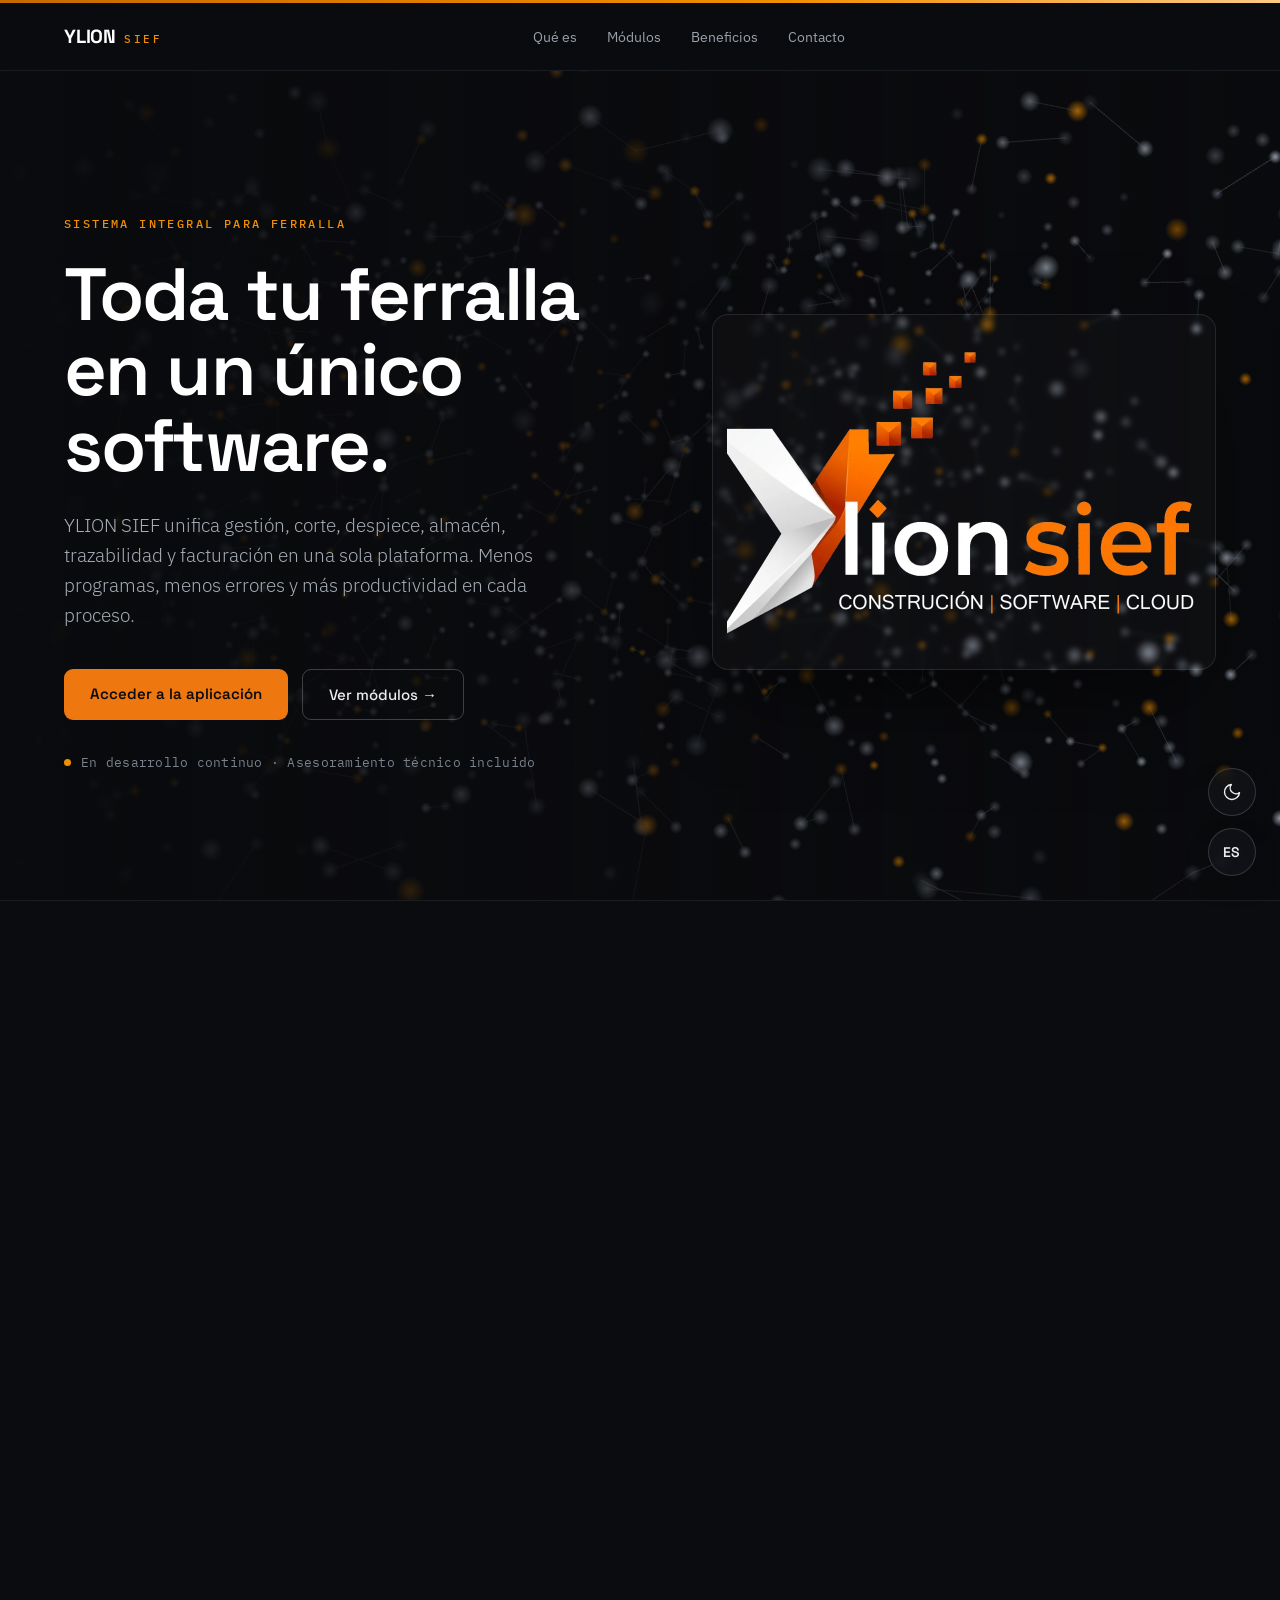
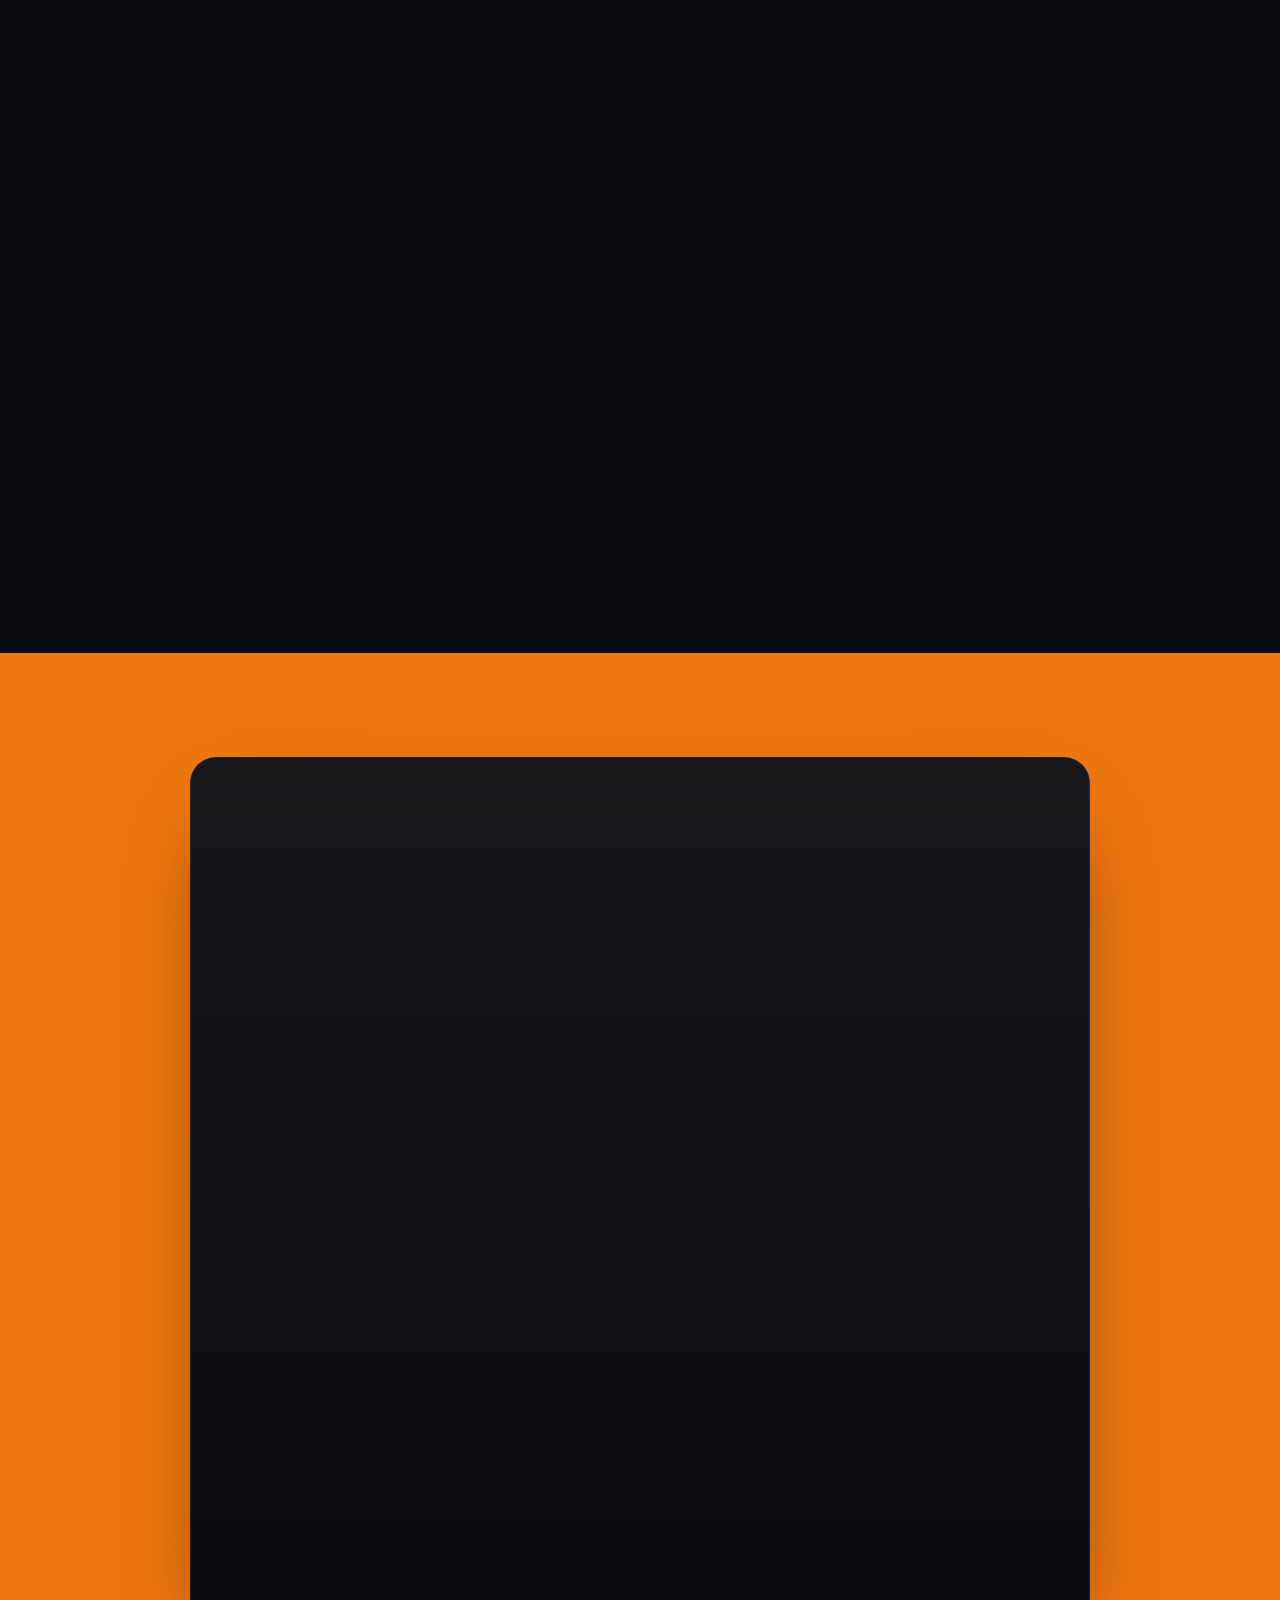
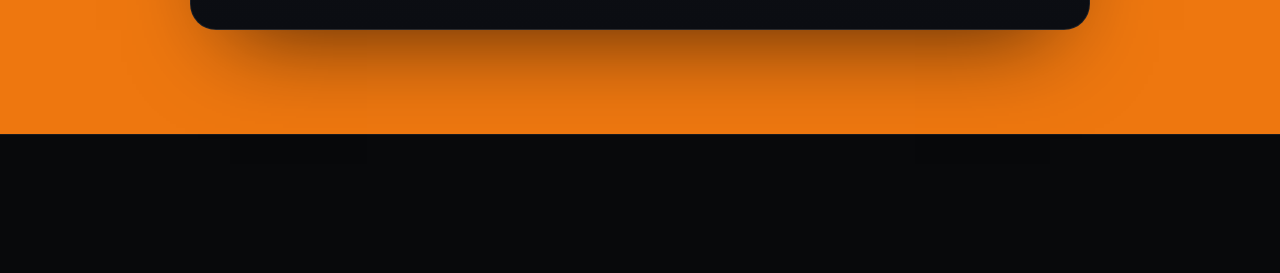
<file: index.html>
<!DOCTYPE html>
<html lang="es" dir="ltr">
<head>
<meta charset="utf-8">
<meta name="viewport" content="width=device-width, initial-scale=1, viewport-fit=cover">
<title>YLION SIEF · Software integral para empresas de ferralla | Corte, despiece y gestión</title>
<meta name="description" content="YLION SIEF es el software integral para empresas de ferralla: corte, despiece, almacén, trazabilidad, compras, presupuestos, pedidos y facturación en una sola plataforma.">
<meta name="keywords" content="ferralla, software ferralla, programa de ferralla, despiece, corte de ferralla, gestión de ferralla, trazabilidad, facturación, SIEF, YLION">
<meta name="robots" content="index, follow, max-image-preview:large">
<meta name="author" content="YLION SIEF">
<meta name="theme-color" content="#F18F01">
<link rel="canonical" href="https://ylion.net/">
<link rel="alternate" hreflang="es" href="https://ylion.net/">
<link rel="alternate" hreflang="x-default" href="https://ylion.net/">
<meta property="og:type" content="website">
<meta property="og:site_name" content="YLION SIEF">
<meta property="og:title" content="YLION SIEF · Software integral para empresas de ferralla">
<meta property="og:description" content="Corte, despiece, almacén, trazabilidad, compras, presupuestos, pedidos y facturación en una sola plataforma. Multiplica la productividad de tu ferralla.">
<meta property="og:url" content="https://ylion.net/">
<meta property="og:image" content="https://ylion.net/og-image.png">
<meta property="og:image:type" content="image/png">
<meta property="og:locale" content="es_ES">
<meta property="og:image:width" content="1344">
<meta property="og:image:height" content="799">
<meta property="og:image:alt" content="YLION SIEF · Software para empresas de ferralla">
<meta name="twitter:card" content="summary_large_image">
<meta name="twitter:title" content="YLION SIEF · Software integral para empresas de ferralla">
<meta name="twitter:description" content="Un único software para gestionar corte, despiece, almacén, trazabilidad y facturación.">
<meta name="twitter:image" content="https://ylion.net/og-image.png">
<meta name="twitter:image:alt" content="YLION SIEF · Software para empresas de ferralla">
<link rel="icon" href="./favicon.ico" sizes="any">
<link rel="icon" type="image/png" sizes="32x32" href="./favicon-32x32.png">
<link rel="icon" type="image/png" sizes="16x16" href="./favicon-16x16.png">
<link rel="apple-touch-icon" href="./apple-touch-icon.png">
<link rel="manifest" href="./site.webmanifest">
<meta http-equiv="Content-Security-Policy" content="default-src 'self'; script-src 'self'; style-src 'self' 'unsafe-inline'; font-src 'self'; img-src 'self' data:; connect-src 'self'; object-src 'none'; base-uri 'self'; form-action 'self'; upgrade-insecure-requests">
<meta name="referrer" content="strict-origin-when-cross-origin">
<link rel="preload" href="./assets/hero.webp" as="image" fetchpriority="high">
<link rel="preload" href="./fonts/space-grotesk-600.woff2" as="font" type="font/woff2" crossorigin>
<link rel="preload" href="./fonts/ibm-plex-sans-300.woff2" as="font" type="font/woff2" crossorigin>
<link rel="stylesheet" href="./fonts.css">
<script type="application/ld+json">{"@context":"https://schema.org","@graph":[{"@type":"Organization","@id":"https://ylion.net/#org","name":"YLION SIEF","url":"https://ylion.net/","slogan":"Sistema Integral para Empresas de Ferralla","logo":{"@type":"ImageObject","url":"https://ylion.net/android-chrome-512x512.png","width":512,"height":512},"contactPoint":[{"@type":"ContactPoint","telephone":"+34-952-349-262","contactType":"customer service","areaServed":"ES","availableLanguage":["es","en"]},{"@type":"ContactPoint","telephone":"+34-669-436-384","contactType":"technical support","areaServed":"ES","availableLanguage":["es","en"]}]},{"@type":"WebSite","@id":"https://ylion.net/#website","url":"https://ylion.net/","name":"YLION SIEF","publisher":{"@id":"https://ylion.net/#org"},"inLanguage":["es","en","pt","fr","zh","ar"]},{"@type":"WebPage","@id":"https://ylion.net/#webpage","url":"https://ylion.net/","name":"YLION SIEF · Software integral para empresas de ferralla | Corte, despiece y gestión","isPartOf":{"@id":"https://ylion.net/#website"},"about":{"@id":"https://ylion.net/#app"},"primaryImageOfPage":"https://ylion.net/og-image.png","inLanguage":"es"},{"@type":"SoftwareApplication","@id":"https://ylion.net/#app","name":"YLION SIEF","applicationCategory":"BusinessApplication","operatingSystem":"Web, iOS, Android","description":"Software integral para empresas de ferralla: corte, despiece, almacén, trazabilidad, compras, presupuestos, pedidos y facturación en una sola plataforma.","url":"https://ylion.net/","inLanguage":["es","en","pt","fr","zh","ar"],"author":{"@id":"https://ylion.net/#org"},"publisher":{"@id":"https://ylion.net/#org"},"image":"https://ylion.net/og-image.png","screenshot":"https://ylion.net/assets/hero.webp","featureList":["Gestión","Despiece","Almacén","Trazabilidad","Compras","Presupuestos","Pedidos","Facturación"]}]}</script>
<style>
 :root{
  --bg:#0A0B0E;--surface:#0B0C10;--footer-bg:#08090B;--card-a:#13161F;--card-b:#0B0D12;--card-hover:#141826;
  --fg:#ffffff;--fg-body:#ECEDEF;--heading-2:#EDEFF3;--muted:#9AA1AB;--muted-2:#A6ADB6;--muted-3:#868D99;
  --muted-4:#7A828D;--muted-5:#8A919B;--muted-6:#6E7681;--border:rgba(255,255,255,.07);--border-2:rgba(255,255,255,.1);
  --border-strong:rgba(255,255,255,.22);--border-strong-h:rgba(255,255,255,.55);--panel-bg:rgba(255,255,255,.02);
  --scrim-a:#0A0B0E;--scrim-b:rgba(10,11,14,.74);--scrim-c:rgba(10,11,14,.10);--ctl-bg:rgba(18,20,25,.72);
  --ctl-border:rgba(255,255,255,.16);--ctl-fg:#ECEDEF;--ctl-pop:#14161B;--ctl-pop-border:rgba(255,255,255,.12);--ctl-hover:rgba(255,255,255,.07);
 }
 *{box-sizing:border-box}
 html,body{margin:0}
 body{background:var(--bg);color:var(--fg-body);font-family:'IBM Plex Sans',system-ui,sans-serif;-webkit-font-smoothing:antialiased;text-rendering:optimizeLegibility;transition:background .5s ease,color .5s ease;overflow-x:hidden}
 img{max-width:100%}
 a{-webkit-tap-highlight-color:transparent}
 .skip-link{position:absolute;left:-9999px;top:0;z-index:100;padding:10px 16px;background:#F18F01;color:#0A0B0E;font:600 14px 'Space Grotesk',system-ui,sans-serif;border-radius:0 0 8px 0;text-decoration:none}
 .skip-link:focus{left:0}
 @keyframes ylReveal{from{opacity:0;transform:translateY(20px)}to{opacity:1;transform:none}}
 @keyframes ylFloat{0%,100%{transform:translateY(0)}50%{transform:translateY(-12px)}}
 @keyframes ylPulse{0%,100%{opacity:.45;transform:scale(1)}50%{opacity:1;transform:scale(1.35)}}
 @keyframes ylSheen{0%{background-position:0% 0}100%{background-position:220% 0}}
 #que-a{display:flex;flex-direction:column;justify-content:center;min-height:calc(100vh - var(--header-h,74px));min-height:calc(100svh - var(--header-h,74px))}
 /* Tarjetas de módulo: hover 100% CSS (reversible; se marca al pasar el ratón y vuelve igual al salir) */
 .mod-card{background:linear-gradient(180deg,#18181B,#0B0D12);border:1px solid var(--border);border-radius:16px;padding:26px 24px 28px;transition:transform .3s ease,border-color .3s ease,background .3s ease}
 .mod-card:hover{transform:translateY(-5px);border-color:rgba(241,143,1,.4);background:var(--card-hover)}
 /* Botón fantasma (CTA "Ver módulos"): borde en CSS para que el hover sea reversible */
 .btn-ghost{border:1px solid var(--border-strong)}
 .btn-ghost:hover{border-color:var(--border-strong-h)}
 @media (max-width:960px){
  .hero-grid{grid-template-columns:1fr!important;gap:40px!important}
  .hero-h1{font-size:52px!important}
  #modulesGrid{grid-template-columns:repeat(2,1fr)!important}
  .sec{padding-left:30px!important;padding-right:30px!important}
  .hero-sec{padding:80px 30px 68px!important;min-height:auto!important}
  .nav{gap:18px!important}
 }
 @media (max-width:640px){
  .nav{display:none!important}
  .hero-h1{font-size:39px!important}
  .hero-sub{font-size:16.5px!important}
  #modulesGrid{grid-template-columns:1fr!important}
  #benefitsGrid{grid-template-columns:1fr!important;gap:34px!important}
  .form-2col{grid-template-columns:1fr!important}
  .sec{padding-top:66px!important;padding-bottom:66px!important;padding-left:20px!important;padding-right:20px!important}
  .hero-sec{padding:52px 20px 52px!important}
  .cta-card{padding:44px 22px!important}
  .cta-title{font-size:30px!important}
  .header{padding:18px 20px!important}
  .footer{padding:36px 22px 132px!important}
  .ctl-wrap{margin:0 16px 16px 0!important}
 }
 @media (prefers-reduced-motion:reduce){*{animation:none!important}}
</style>
</head>
<body>
<a href="#main" class="skip-link">Saltar al contenido</a>
<article id="site" dir="ltr" style="width:100%;font-family:'IBM Plex Sans',system-ui,sans-serif;position:relative;background:var(--bg);color:var(--fg-body);transition:background .5s ease,color .5s ease;overflow:hidden;">

<div style="height:3px;background:linear-gradient(90deg,#C56A00,#F18F01 28%,#FFD9A6 50%,#F18F01 72%,#C56A00);background-size:220% 100%;animation:ylSheen 7s linear infinite;"></div>

<!-- Floating controls: theme + language -->
<div id="langScrim" style="position:fixed;inset:0;z-index:38;display:none;"></div>
<div style="position:fixed;inset:0;z-index:39;pointer-events:none;display:flex;flex-direction:column;justify-content:flex-end;align-items:flex-end;direction:ltr;">
<div class="ctl-wrap" style="margin:0 24px 24px 0;pointer-events:auto;display:flex;flex-direction:column;gap:12px;align-items:flex-end;">
<button id="themeBtn" type="button" aria-label="Tema" style="width:48px;height:48px;border-radius:50%;display:flex;align-items:center;justify-content:center;cursor:pointer;background:var(--ctl-bg);border:1px solid var(--ctl-border);color:var(--ctl-fg);backdrop-filter:blur(12px);box-shadow:0 12px 30px -12px rgba(0,0,0,.55);transition:transform .2s ease,background .4s ease,color .4s ease;" data-hv="transform:translateY(-2px);">
<svg id="iconMoon" width="20" height="20" viewBox="0 0 24 24" fill="none" stroke="currentColor" stroke-width="1.7" stroke-linecap="round" stroke-linejoin="round"><path d="M21 12.79A9 9 0 1 1 11.21 3 7 7 0 0 0 21 12.79z"></path></svg>
<svg id="iconSun" width="20" height="20" viewBox="0 0 24 24" fill="none" stroke="currentColor" stroke-width="1.7" stroke-linecap="round" stroke-linejoin="round" style="display:none;"><circle cx="12" cy="12" r="4"></circle><path d="M12 2v2M12 20v2M4.93 4.93l1.41 1.41M17.66 17.66l1.41 1.41M2 12h2M20 12h2M4.93 19.07l1.41-1.41M17.66 6.34l1.41-1.41"></path></svg>
</button>
<div style="position:relative;">
<div id="langMenu" style="position:absolute;right:0;bottom:58px;width:186px;padding:6px;border-radius:14px;background:var(--ctl-pop);border:1px solid var(--ctl-pop-border);box-shadow:0 22px 50px -16px rgba(0,0,0,.55);backdrop-filter:blur(12px);display:none;flex-direction:column;gap:2px;"></div>
<button id="langBtn" type="button" aria-label="Idioma" style="width:48px;height:48px;border-radius:50%;display:flex;align-items:center;justify-content:center;cursor:pointer;background:var(--ctl-bg);border:1px solid var(--ctl-border);backdrop-filter:blur(12px);box-shadow:0 12px 30px -12px rgba(0,0,0,.55);overflow:hidden;padding:0;transition:transform .2s ease,background .4s ease;" data-hv="transform:translateY(-2px);">
<span id="langCode" style="font:600 14px 'Space Grotesk',sans-serif;letter-spacing:.05em;color:var(--ctl-fg);">ES</span>
</button>
</div>
</div>
</div>

<!-- Header -->
<header class="header" style="position:relative;z-index:6;display:flex;align-items:center;justify-content:space-between;padding:24px 64px;border-bottom:1px solid var(--border);">
<div style="display:flex;align-items:baseline;gap:8px;"><span style="font:700 19px/1 'Space Grotesk',sans-serif;letter-spacing:-.01em;color:var(--fg);">YLION</span><span style="font:500 10.5px/1 'IBM Plex Mono',monospace;letter-spacing:.24em;color:#F18F01;">SIEF</span></div>
<nav class="nav" aria-label="Navegación principal" style="display:flex;gap:30px;align-items:center;">
<a href="#que-a" data-i18n="navQue" style="font:400 14px 'IBM Plex Sans',sans-serif;color:var(--muted);text-decoration:none;transition:color .2s;" data-hv="color:var(--fg);">Qué es</a>
<a href="#mod-a" data-i18n="navMod" style="font:400 14px 'IBM Plex Sans',sans-serif;color:var(--muted);text-decoration:none;transition:color .2s;" data-hv="color:var(--fg);">Módulos</a>
<a href="#ben-a" data-i18n="navBen" style="font:400 14px 'IBM Plex Sans',sans-serif;color:var(--muted);text-decoration:none;transition:color .2s;" data-hv="color:var(--fg);">Beneficios</a>
<a href="#cta-a" data-i18n="navContact" style="font:400 14px 'IBM Plex Sans',sans-serif;color:var(--muted);text-decoration:none;transition:color .2s;" data-hv="color:var(--fg);">Contacto</a>
</nav>
<div style="display:flex;gap:14px;align-items:center;"></div>
</header>

<main id="main">
<!-- Hero -->
<section id="que-a" class="sec hero-sec" style="position:relative;overflow:hidden;padding:104px 64px 92px;">
<canvas id="conCanvas" style="position:absolute;inset:0;width:100%;height:100%;display:block;z-index:0;"></canvas>
<div style="position:absolute;inset:0;z-index:1;pointer-events:none;background:linear-gradient(90deg,var(--scrim-a) 0%,var(--scrim-b) 44%,var(--scrim-c) 100%);"></div>
<div class="hero-grid" style="position:relative;z-index:2;max-width:1312px;margin:0 auto;display:grid;grid-template-columns:1.08fr .92fr;gap:56px;align-items:center;">
<div data-reveal="up">
<div data-i18n="heroKicker" style="display:inline-flex;align-items:center;gap:9px;font:500 12px 'IBM Plex Mono',monospace;letter-spacing:.2em;color:#F18F01;margin-bottom:26px;">SISTEMA INTEGRAL PARA FERRALLA</div>
<h1 class="hero-h1" data-i18n="heroTitle" style="margin:0;font:600 74px/1.02 'Space Grotesk',sans-serif;letter-spacing:-.025em;color:var(--fg);max-width:14ch;">Toda tu ferralla en un único software.</h1>
<p class="hero-sub" data-i18n="heroSub" style="margin:28px 0 0;font:300 18.5px/1.62 'IBM Plex Sans',sans-serif;color:var(--muted-2);max-width:44ch;">YLION SIEF unifica gestión, corte, despiece, almacén, trazabilidad y facturación en una sola plataforma. Menos programas, menos errores y más productividad en cada proceso.</p>
<div style="display:flex;gap:14px;margin-top:38px;flex-wrap:wrap;">
<a href="https://dev.ylion.net" target="_blank" rel="noopener" data-i18n="cta1" style="color:#0A0B0E;font:600 15px 'Space Grotesk',sans-serif;padding:15px 26px;border-radius:9px;text-decoration:none;transition:filter .2s;background-color:#EE770F;" data-hv="filter:brightness(1.08);">Acceder a la aplicación</a>
<a href="#mod-a" class="btn-ghost" data-i18n="cta2" data-i18n-suffix=" →" style="color:var(--fg-body);font:500 15px 'Space Grotesk',sans-serif;padding:15px 26px;border-radius:9px;text-decoration:none;transition:border-color .2s;">Ver módulos →</a>
</div>
<div style="display:flex;align-items:center;gap:10px;margin-top:34px;font:400 13px 'IBM Plex Mono',monospace;color:var(--muted-4);letter-spacing:.02em;"><span style="width:7px;height:7px;border-radius:50%;background:#F18F01;animation:ylPulse 2.4s ease-in-out infinite;flex:none;"></span><span data-i18n="heroNote">En desarrollo continuo · Asesoramiento técnico incluido</span></div>
</div>
<div style="animation:ylFloat 7s ease-in-out infinite;">
<div data-reveal="right" style="background:var(--panel-bg);border:1px solid var(--border-2);border-radius:16px;padding:14px;box-shadow:0 40px 90px -30px rgba(0,0,0,.7);backdrop-filter:blur(2px);">
<img src="./assets/hero.webp" alt="Panel de YLION SIEF · dashboard de gestión de ferralla" loading="eager" decoding="async" style="width:100%;height:326px;object-fit:cover;border-radius:10px;display:block;">
</div>
</div>
</div>
</section>

<!-- Modules -->
<section id="mod-a" class="sec" style="padding:100px 64px;border-top:1px solid var(--border);background:var(--surface);transition:background .5s ease;">
<div style="max-width:1312px;margin:0 auto;">
<div style="text-align:center;max-width:60ch;margin:0 auto 52px;">
<div data-reveal="1" data-i18n="modulesKicker" style="font:500 12px 'IBM Plex Mono',monospace;letter-spacing:.2em;color:#F18F01;margin-bottom:18px;">UNA PLATAFORMA · TODOS LOS DEPARTAMENTOS</div>
<h2 data-reveal="1" data-i18n="modulesTitle" style="margin:0 0 16px;font:700 40px/1.1 'Sora',sans-serif;letter-spacing:-.025em;color:var(--fg);">Ocho módulos que trabajan como uno.</h2>
<p data-reveal="1" data-i18n="modulesSub" style="margin:0 auto;font:300 16.5px/1.6 'IBM Plex Sans',sans-serif;color:var(--muted);max-width:52ch;">Deja de saltar entre programas. YLION conecta todo el flujo de trabajo, desde el presupuesto hasta la obra.</p>
</div>
<div id="modulesGrid" style="display:grid;grid-template-columns:repeat(4,1fr);gap:18px;"></div>
</div>
</section>

<!-- Benefits -->
<section id="ben-a" class="sec" style="padding:100px 64px;background:var(--bg);transition:background .5s ease;">
<div style="max-width:1120px;margin:0 auto;text-align:center;">
<div data-reveal="1" data-i18n="benKicker" style="font:500 12px 'IBM Plex Mono',monospace;letter-spacing:.2em;color:#F18F01;margin-bottom:18px;">POR QUÉ YLION</div>
<h2 data-reveal="1" data-i18n="benefitsTitle" style="margin:0 auto 52px;font:700 38px/1.12 'Sora',sans-serif;letter-spacing:-.025em;color:var(--fg);max-width:22ch;">Diseñado para cómo trabaja una ferralla de verdad.</h2>
<div id="benefitsGrid" style="display:grid;grid-template-columns:repeat(3,1fr);gap:40px;"></div>
</div>
</section>

<!-- CTA + contact form -->
<section id="cta-a" class="sec cta-sec" style="position:relative;padding:104px 64px;text-align:center;color:#0A0B0E;background-color:#EE770F;">
<div class="cta-card" style="max-width:900px;margin:0 auto;border-radius:26px;padding:66px 56px;text-align:center;background:linear-gradient(180deg,#18181B,#0B0D12);border:1px solid rgba(255,255,255,.08);box-shadow:0 40px 90px -40px rgba(0,0,0,.7);">
<div data-reveal="1" data-i18n="ctaKicker" style="font:500 12px 'IBM Plex Mono',monospace;letter-spacing:.2em;color:#F18F01;margin-bottom:20px;">EMPIEZA HOY</div>
<h2 class="cta-title" data-reveal="1" data-i18n="ctaTitle" style="margin:0 auto 18px;font:700 42px/1.1 'Sora',sans-serif;letter-spacing:-.03em;color:#fff;max-width:20ch;">¿Listo para multiplicar la productividad de tu taller?</h2>
<p data-reveal="1" data-i18n="ctaSub" style="margin:0 auto 36px;font:300 18px/1.6 'IBM Plex Sans',sans-serif;color:#9BA3B0;max-width:44ch;">Te enseñamos YLION SIEF con tus propios datos y sin compromiso.</p>

<form id="contactForm" data-reveal="scale" novalidate style="max-width:660px;margin:0 auto;text-align:start;">
<div id="formFields">
<div class="form-2col" style="display:grid;grid-template-columns:1fr 1fr;gap:16px;">
<div>
<label data-i18n="fName" style="display:block;font:500 11px 'IBM Plex Mono',monospace;letter-spacing:.14em;color:#8F97A3;margin:0 0 7px;">Nombre</label>
<input id="fName" name="fName" data-i18n-ph="fNamePh" placeholder="Tu nombre" maxlength="80" autocomplete="name" style="width:100%;padding:13px 14px;border-radius:9px;background:rgba(255,255,255,.04);border:1px solid rgba(255,255,255,.14);color:#fff;font:400 14.5px 'IBM Plex Sans',sans-serif;outline:none;transition:border-color .2s;" data-fc="border-color:#F18F01;">
<div id="errName" style="display:none;font:400 12.5px 'IBM Plex Sans',sans-serif;color:#FF8A75;margin:6px 0 0;"></div>
</div>
<div>
<label data-i18n="fEmail" style="display:block;font:500 11px 'IBM Plex Mono',monospace;letter-spacing:.14em;color:#8F97A3;margin:0 0 7px;">Email</label>
<input id="fEmail" name="fEmail" data-i18n-ph="fEmailPh" placeholder="tu@empresa.com" maxlength="120" autocomplete="email" inputmode="email" style="width:100%;padding:13px 14px;border-radius:9px;background:rgba(255,255,255,.04);border:1px solid rgba(255,255,255,.14);color:#fff;font:400 14.5px 'IBM Plex Sans',sans-serif;outline:none;transition:border-color .2s;" data-fc="border-color:#F18F01;">
<div id="errEmail" style="display:none;font:400 12.5px 'IBM Plex Sans',sans-serif;color:#FF8A75;margin:6px 0 0;"></div>
</div>
</div>
<div style="margin-top:16px;">
<label style="display:block;font:500 11px 'IBM Plex Mono',monospace;letter-spacing:.14em;color:#8F97A3;margin:0 0 7px;"><span data-i18n="fPhone">Teléfono</span> <span data-i18n="fPhOpt" style="color:#5F6772;">(opcional)</span></label>
<input id="fPhone" name="fPhone" data-i18n-ph="fPhonePh" placeholder="600 000 000" maxlength="20" autocomplete="tel" inputmode="tel" style="width:100%;padding:13px 14px;border-radius:9px;background:rgba(255,255,255,.04);border:1px solid rgba(255,255,255,.14);color:#fff;font:400 14.5px 'IBM Plex Sans',sans-serif;outline:none;transition:border-color .2s;" data-fc="border-color:#F18F01;">
<div id="errPhone" style="display:none;font:400 12.5px 'IBM Plex Sans',sans-serif;color:#FF8A75;margin:6px 0 0;"></div>
</div>
<div style="margin-top:16px;">
<label data-i18n="fMsg" style="display:block;font:500 11px 'IBM Plex Mono',monospace;letter-spacing:.14em;color:#8F97A3;margin:0 0 7px;">Mensaje</label>
<textarea id="fMsg" name="fMsg" data-i18n-ph="fMsgPh" placeholder="Cuéntanos qué necesitas…" maxlength="1000" rows="5" style="width:100%;padding:13px 14px;border-radius:9px;background:rgba(255,255,255,.04);border:1px solid rgba(255,255,255,.14);color:#fff;font:400 14.5px/1.55 'IBM Plex Sans',sans-serif;outline:none;resize:vertical;min-height:120px;transition:border-color .2s;" data-fc="border-color:#F18F01;"></textarea>
<div style="display:flex;justify-content:space-between;align-items:center;gap:10px;margin-top:6px;">
<div id="errMsg" style="display:none;font:400 12.5px 'IBM Plex Sans',sans-serif;color:#FF8A75;"></div>
<div id="msgCount" style="font:400 11.5px 'IBM Plex Mono',monospace;color:#5F6772;margin-inline-start:auto;">0/1000</div>
</div>
</div>
<input id="hp" name="website" type="text" tabindex="-1" autocomplete="off" aria-hidden="true" style="position:absolute;left:-9999px;width:1px;height:1px;opacity:0;pointer-events:none;">
<div style="margin-top:18px;display:flex;align-items:flex-start;gap:10px;">
<input id="fPrivacy" type="checkbox" style="margin-top:3px;width:16px;height:16px;accent-color:#EE770F;flex:none;cursor:pointer;">
<label for="fPrivacy" style="font:400 12.5px/1.5 'IBM Plex Sans',sans-serif;color:#8F97A3;cursor:pointer;"><span data-i18n="fPrivacyText">He leído y acepto la</span> <a href="./legal.html#privacidad" target="_blank" rel="noopener" data-i18n="fPrivacyLink" style="color:#F18F01;text-decoration:none;border-bottom:1px solid rgba(241,143,1,.4);">política de privacidad</a>.</label>
</div>
<div id="errPrivacy" style="display:none;font:400 12.5px 'IBM Plex Sans',sans-serif;color:#FF8A75;margin:6px 0 0;"></div>
<button id="sendBtn" type="submit" style="display:block;width:100%;margin-top:22px;color:#0A0B0E;font:600 16px 'Sora',sans-serif;padding:17px 38px;border-radius:999px;border:none;cursor:pointer;transition:filter .2s;background-color:#EE770F;" data-hv="filter:brightness(1.08);">Enviar mensaje</button>
<div id="coolNote" style="display:none;text-align:center;font:400 12.5px 'IBM Plex Mono',monospace;color:#8F97A3;margin-top:12px;"></div>
<div id="limitMsg" style="display:none;text-align:center;font:400 12.5px 'IBM Plex Sans',sans-serif;color:#FF8A75;margin-top:12px;"></div>
<div id="sendFailMsg" style="display:none;text-align:center;font:400 12.5px 'IBM Plex Sans',sans-serif;color:#FF8A75;margin-top:12px;"><span data-i18n="eSendFail">No se ha podido enviar.</span> <a class="mailto" href="mailto:soporte@ylion.net" style="color:#F18F01;text-decoration:none;">soporte@ylion.net</a></div>
<div style="text-align:center;font:400 12px 'IBM Plex Mono',monospace;color:#5F6772;margin-top:14px;"><span data-i18n="fOr">O escríbenos a</span> <a class="mailto" href="mailto:soporte@ylion.net" style="color:#8F97A3;text-decoration:none;border-bottom:1px solid rgba(255,255,255,.18);transition:color .2s;" data-hv="color:#F18F01;">soporte@ylion.net</a></div>
</div>

<div id="sentBlock" style="display:none;text-align:center;padding:18px 0 4px;">
<div style="width:56px;height:56px;border-radius:50%;background:rgba(241,143,1,.12);border:1px solid rgba(241,143,1,.4);display:flex;align-items:center;justify-content:center;margin:0 auto 18px;"><svg width="24" height="24" viewBox="0 0 24 24" fill="none" stroke="#F18F01" stroke-width="2.2" stroke-linecap="round" stroke-linejoin="round"><path d="M20 6L9 17l-5-5"></path></svg></div>
<h3 data-i18n="fOkT" style="margin:0 0 10px;font:600 24px 'Sora',sans-serif;color:#fff;">¡Mensaje enviado!</h3>
<p data-i18n="fOkS" style="margin:0 auto 24px;font:300 15.5px/1.6 'IBM Plex Sans',sans-serif;color:#9BA3B0;max-width:40ch;">Gracias por escribirnos. Te responderemos lo antes posible.</p>
<button id="resetBtn" type="button" data-i18n="fAgain" style="background:transparent;border:1px solid rgba(255,255,255,.25);color:#ECEDEF;font:500 14px 'Space Grotesk',sans-serif;padding:12px 24px;border-radius:999px;cursor:pointer;transition:border-color .2s;" data-hv="border-color:rgba(255,255,255,.6);">Enviar otro mensaje</button>
</div>
</form>
</div>

<!-- Captcha modal -->
<div id="capModal" style="display:none;position:absolute;inset:0;z-index:30;background:rgba(6,7,10,.66);backdrop-filter:blur(5px);align-items:center;justify-content:center;">
<div style="width:420px;max-width:92%;background:#101319;border:1px solid rgba(255,255,255,.12);border-radius:18px;padding:22px;box-shadow:0 40px 90px -30px rgba(0,0,0,.8);text-align:start;color:#ECEDEF;">
<div style="display:flex;align-items:center;justify-content:space-between;gap:10px;margin:0 0 6px;">
<div data-i18n="capT" style="font:600 15px 'Space Grotesk',sans-serif;color:#fff;">Verificación de seguridad</div>
<button id="capClose" type="button" aria-label="Cancelar" style="background:transparent;border:none;color:#8F97A3;cursor:pointer;font:400 18px/1 'IBM Plex Sans',sans-serif;padding:4px;">✕</button>
</div>
<p style="margin:0 0 14px;font:400 13.5px/1.5 'IBM Plex Sans',sans-serif;color:#9BA3B0;"><span data-i18n="capI">Selecciona todas las imágenes con:</span> <strong id="capTargetName" style="color:#F18F01;font-weight:600;"></strong></p>
<div id="capGrid" style="display:grid;grid-template-columns:repeat(3,1fr);gap:9px;"></div>
<div id="capErr" style="display:none;font:400 12.5px 'IBM Plex Sans',sans-serif;color:#FF8A75;margin:12px 0 0;"></div>
<div style="display:flex;gap:10px;justify-content:flex-end;margin-top:16px;">
<button id="capCancel" type="button" data-i18n="capCancel" style="background:transparent;border:1px solid rgba(255,255,255,.2);color:#C9CFD8;font:500 13.5px 'Space Grotesk',sans-serif;padding:11px 18px;border-radius:9px;cursor:pointer;transition:border-color .2s;" data-hv="border-color:rgba(255,255,255,.5);">Cancelar</button>
<button id="capVerify" type="button" data-i18n="capBtn" style="background:#EE770F;border:none;color:#0A0B0E;font:600 13.5px 'Space Grotesk',sans-serif;padding:11px 22px;border-radius:9px;cursor:pointer;transition:filter .2s;" data-hv="filter:brightness(1.08);">Verificar</button>
</div>
</div>
</div>
</section>

</main>

<!-- Footer -->
<footer class="footer" style="display:flex;align-items:flex-start;justify-content:space-between;gap:40px;padding:44px 108px 44px 64px;border-top:1px solid var(--border);background:var(--footer-bg);flex-wrap:wrap;transition:background .5s ease;">
<div data-reveal="left" style="max-width:34ch;">
<div style="display:flex;align-items:baseline;gap:8px;margin-bottom:12px;"><span style="font:700 17px/1 'Space Grotesk',sans-serif;color:var(--fg);">YLION</span><span style="font:500 10px/1 'IBM Plex Mono',monospace;letter-spacing:.24em;color:#F18F01;">SIEF</span></div>
<p data-i18n="footerTagline" style="margin:0;font:400 13.5px/1.6 'IBM Plex Sans',sans-serif;color:var(--muted-4);">Sistema Integral para Empresas de Ferralla.</p>
</div>
<div data-reveal="right" style="display:flex;gap:44px;flex-wrap:wrap;font:400 13px/1.9 'IBM Plex Sans',sans-serif;color:var(--muted-5);">
<div><a href="./legal.html" data-i18n="footerLegal" style="color:var(--muted-5);text-decoration:none;" data-hv="color:var(--fg);">Aviso legal</a> · <a href="./legal.html#privacidad" data-i18n="footerPrivacy" style="color:var(--muted-5);text-decoration:none;" data-hv="color:var(--fg);">Privacidad</a><br><span data-i18n="footerRights" style="color:var(--muted-6);">© 2026 YLION SIEF · Todos los derechos reservados.</span></div>
</div>
</footer>

</article>

<script src="./vendor/three.min.js" defer></script>
<script src="./data.js" defer></script>
<script src="./app.js" defer></script>
</body>
</html>
</file>
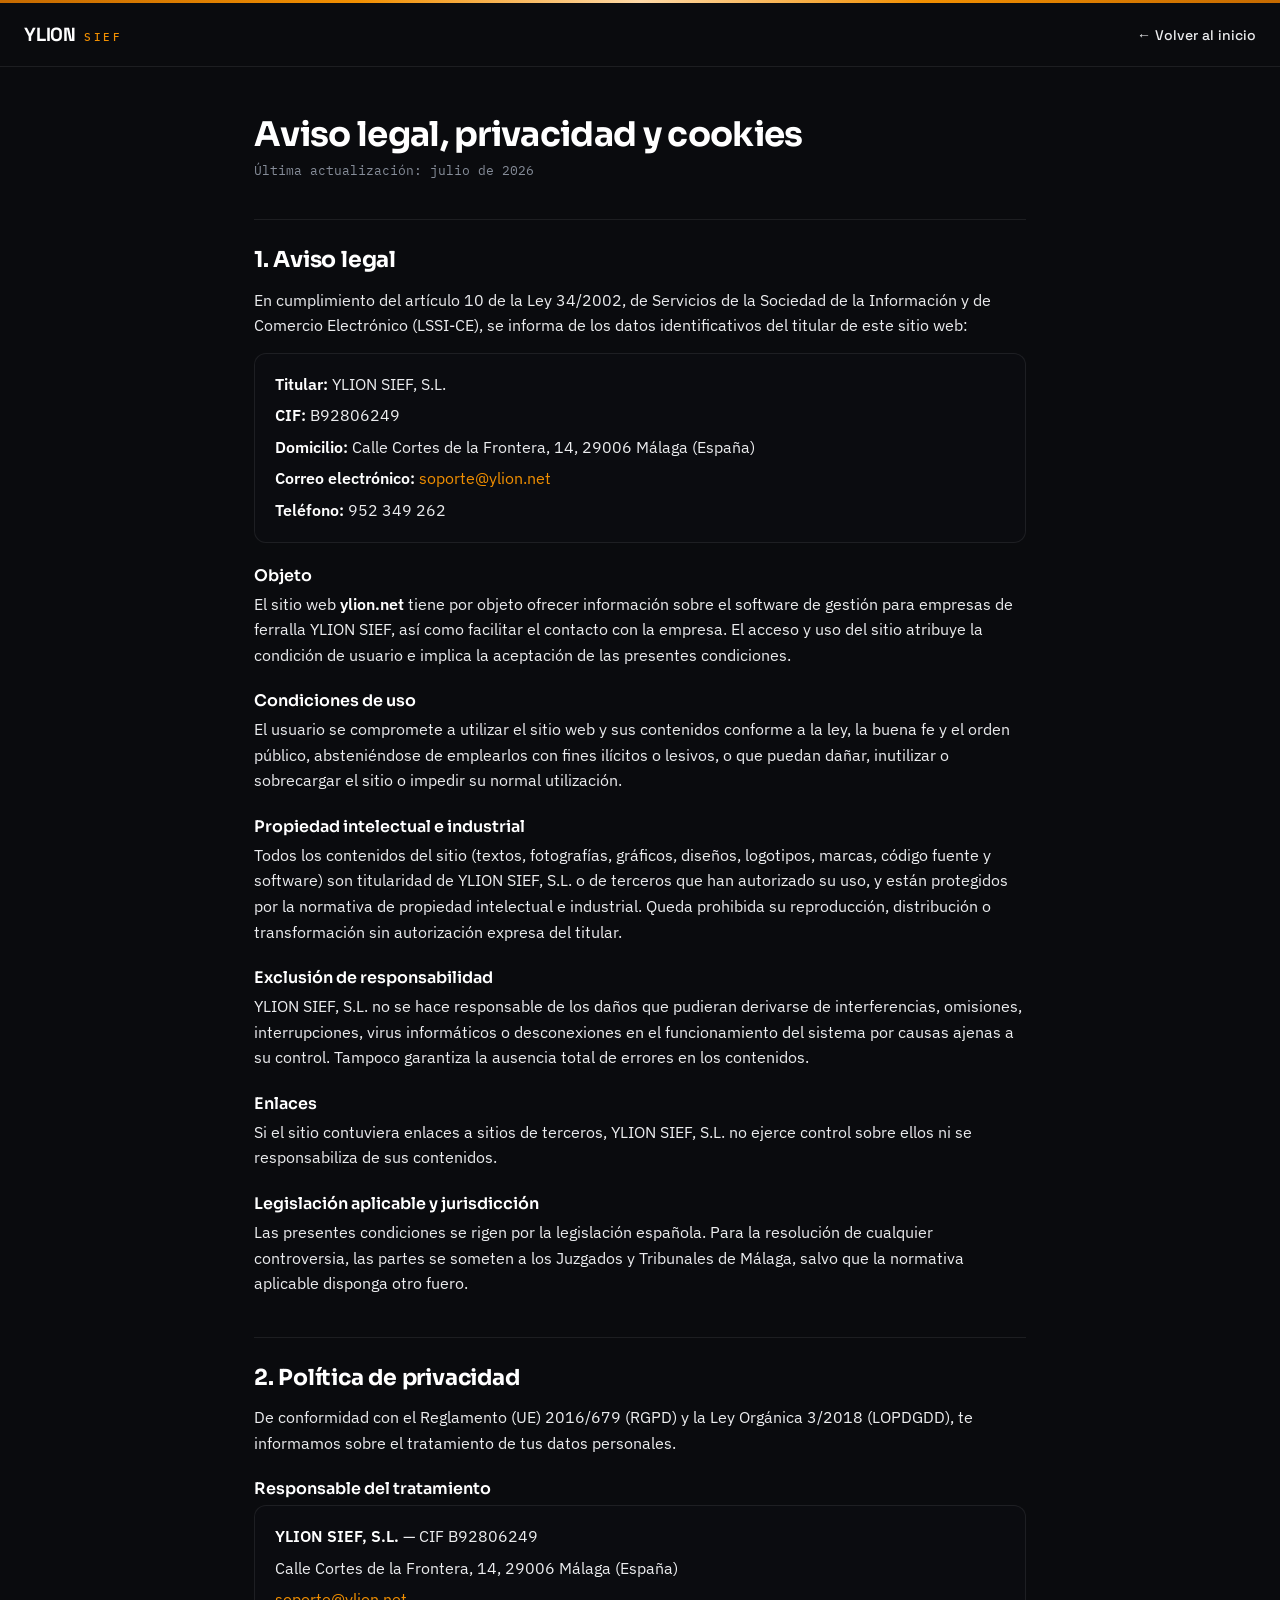
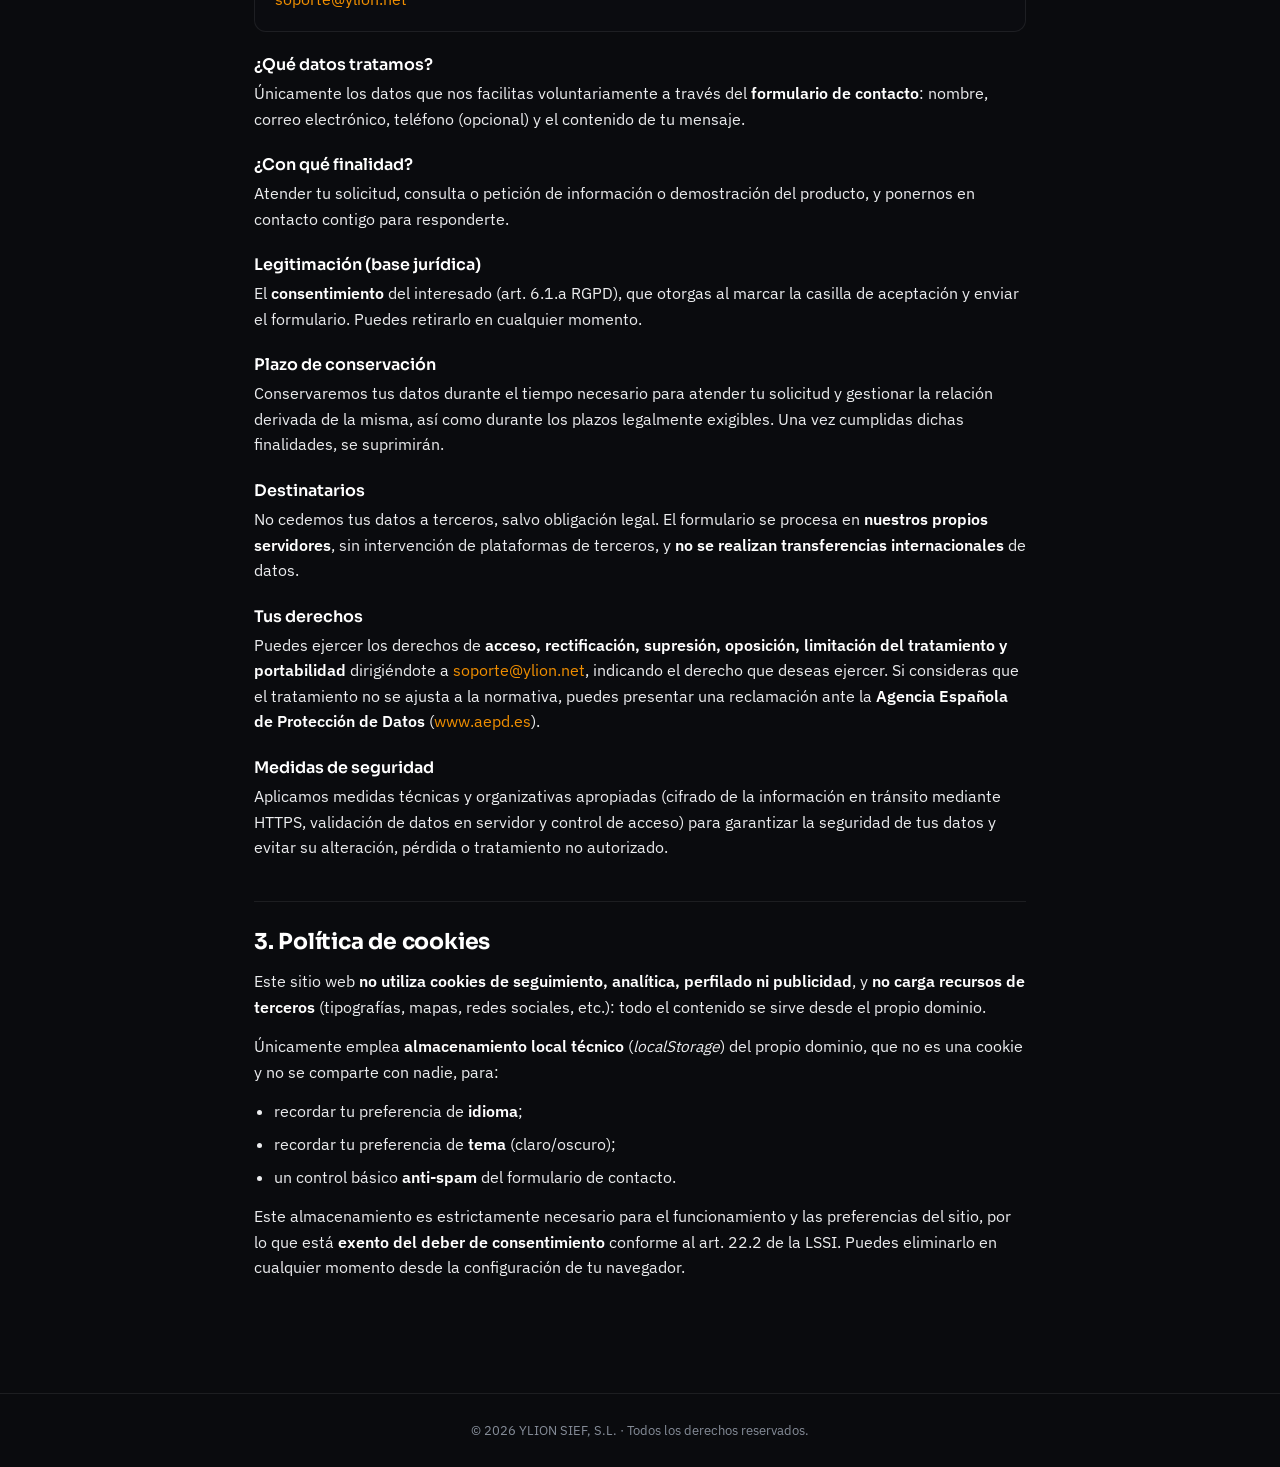
<file: legal.html>
<!DOCTYPE html>
<html lang="es" dir="ltr">
<head>
<meta charset="utf-8">
<meta name="viewport" content="width=device-width, initial-scale=1">
<title>Aviso legal, privacidad y cookies · YLION SIEF</title>
<meta name="description" content="Aviso legal, política de privacidad (RGPD) y política de cookies de YLION SIEF, S.L.">
<meta name="robots" content="index, follow">
<meta name="theme-color" content="#0A0B0E">
<link rel="canonical" href="https://ylion.net/legal.html">
<meta http-equiv="Content-Security-Policy" content="default-src 'self'; script-src 'self'; style-src 'self' 'unsafe-inline'; font-src 'self'; img-src 'self' data:; connect-src 'self'; object-src 'none'; base-uri 'self'; form-action 'self'; upgrade-insecure-requests">
<meta name="referrer" content="strict-origin-when-cross-origin">
<link rel="icon" href="./favicon.ico" sizes="any">
<link rel="icon" type="image/png" sizes="32x32" href="./favicon-32x32.png">
<link rel="apple-touch-icon" href="./apple-touch-icon.png">
<link rel="stylesheet" href="./fonts.css">
<style>
 :root{--bg:#0A0B0E;--surface:#0B0C10;--fg:#fff;--fg-body:#ECEDEF;--muted:#9AA1AB;--muted-2:#868D99;--border:rgba(255,255,255,.08);--accent:#F18F01}
 *{box-sizing:border-box}
 html,body{margin:0}
 body{background:var(--bg);color:var(--fg-body);font-family:'IBM Plex Sans',system-ui,sans-serif;-webkit-font-smoothing:antialiased;line-height:1.65}
 a{color:var(--accent);text-decoration:none}
 a:hover{text-decoration:underline}
 .bar{height:3px;background:linear-gradient(90deg,#C56A00,#F18F01 28%,#FFD9A6 50%,#F18F01 72%,#C56A00)}
 header{display:flex;align-items:center;justify-content:space-between;gap:16px;padding:22px 24px;border-bottom:1px solid var(--border);flex-wrap:wrap}
 .brand{display:flex;align-items:baseline;gap:8px}
 .brand b{font:700 19px/1 'Space Grotesk',sans-serif;letter-spacing:-.01em;color:var(--fg)}
 .brand span{font:500 10.5px/1 'IBM Plex Mono',monospace;letter-spacing:.24em;color:var(--accent)}
 .back{font:500 14px 'Space Grotesk',sans-serif;color:var(--fg-body)}
 main{max-width:820px;margin:0 auto;padding:48px 24px 72px}
 h1{font:700 34px/1.15 'Sora',sans-serif;letter-spacing:-.02em;color:var(--fg);margin:0 0 8px}
 .updated{font:400 13px 'IBM Plex Mono',monospace;color:var(--muted-2);margin:0 0 40px}
 section{padding:26px 0;border-top:1px solid var(--border)}
 h2{font:700 22px/1.25 'Sora',sans-serif;letter-spacing:-.01em;color:var(--fg);margin:0 0 14px}
 h3{font:600 16px 'Sora',sans-serif;color:var(--fg);margin:22px 0 6px}
 p{margin:0 0 14px;font-size:15.5px;color:var(--fg-body)}
 ul{margin:0 0 14px;padding-left:20px}
 li{margin:0 0 7px;font-size:15.5px}
 .data{background:var(--surface);border:1px solid var(--border);border-radius:12px;padding:18px 20px;margin:0 0 16px}
 .data p{margin:0 0 6px}
 .data p:last-child{margin:0}
 strong{color:var(--fg)}
 footer{border-top:1px solid var(--border);padding:28px 24px;text-align:center;font:400 13px 'IBM Plex Sans',sans-serif;color:var(--muted-2)}
 @media (max-width:560px){main{padding:36px 20px 56px}h1{font-size:28px}}
</style>
</head>
<body>
<div class="bar"></div>
<header>
  <a class="brand" href="./index.html" aria-label="Inicio YLION SIEF"><b>YLION</b><span>SIEF</span></a>
  <a class="back" href="./index.html">← Volver al inicio</a>
</header>

<main>
<h1>Aviso legal, privacidad y cookies</h1>
<p class="updated">Última actualización: julio de 2026</p>

<!-- ===================== AVISO LEGAL ===================== -->
<section id="aviso-legal">
<h2>1. Aviso legal</h2>
<p>En cumplimiento del artículo 10 de la Ley 34/2002, de Servicios de la Sociedad de la Información y de Comercio Electrónico (LSSI-CE), se informa de los datos identificativos del titular de este sitio web:</p>
<div class="data">
  <p><strong>Titular:</strong> YLION SIEF, S.L.</p>
  <p><strong>CIF:</strong> B92806249</p>
  <p><strong>Domicilio:</strong> Calle Cortes de la Frontera, 14, 29006 Málaga (España)</p>
  <p><strong>Correo electrónico:</strong> <a href="mailto:soporte@ylion.net">soporte@ylion.net</a></p>
  <p><strong>Teléfono:</strong> 952 349 262</p>
</div>

<h3>Objeto</h3>
<p>El sitio web <strong>ylion.net</strong> tiene por objeto ofrecer información sobre el software de gestión para empresas de ferralla YLION SIEF, así como facilitar el contacto con la empresa. El acceso y uso del sitio atribuye la condición de usuario e implica la aceptación de las presentes condiciones.</p>

<h3>Condiciones de uso</h3>
<p>El usuario se compromete a utilizar el sitio web y sus contenidos conforme a la ley, la buena fe y el orden público, absteniéndose de emplearlos con fines ilícitos o lesivos, o que puedan dañar, inutilizar o sobrecargar el sitio o impedir su normal utilización.</p>

<h3>Propiedad intelectual e industrial</h3>
<p>Todos los contenidos del sitio (textos, fotografías, gráficos, diseños, logotipos, marcas, código fuente y software) son titularidad de YLION SIEF, S.L. o de terceros que han autorizado su uso, y están protegidos por la normativa de propiedad intelectual e industrial. Queda prohibida su reproducción, distribución o transformación sin autorización expresa del titular.</p>

<h3>Exclusión de responsabilidad</h3>
<p>YLION SIEF, S.L. no se hace responsable de los daños que pudieran derivarse de interferencias, omisiones, interrupciones, virus informáticos o desconexiones en el funcionamiento del sistema por causas ajenas a su control. Tampoco garantiza la ausencia total de errores en los contenidos.</p>

<h3>Enlaces</h3>
<p>Si el sitio contuviera enlaces a sitios de terceros, YLION SIEF, S.L. no ejerce control sobre ellos ni se responsabiliza de sus contenidos.</p>

<h3>Legislación aplicable y jurisdicción</h3>
<p>Las presentes condiciones se rigen por la legislación española. Para la resolución de cualquier controversia, las partes se someten a los Juzgados y Tribunales de Málaga, salvo que la normativa aplicable disponga otro fuero.</p>
</section>

<!-- ===================== PRIVACIDAD ===================== -->
<section id="privacidad">
<h2>2. Política de privacidad</h2>
<p>De conformidad con el Reglamento (UE) 2016/679 (RGPD) y la Ley Orgánica 3/2018 (LOPDGDD), te informamos sobre el tratamiento de tus datos personales.</p>

<h3>Responsable del tratamiento</h3>
<div class="data">
  <p><strong>YLION SIEF, S.L.</strong> — CIF B92806249</p>
  <p>Calle Cortes de la Frontera, 14, 29006 Málaga (España)</p>
  <p><a href="mailto:soporte@ylion.net">soporte@ylion.net</a></p>
</div>

<h3>¿Qué datos tratamos?</h3>
<p>Únicamente los datos que nos facilitas voluntariamente a través del <strong>formulario de contacto</strong>: nombre, correo electrónico, teléfono (opcional) y el contenido de tu mensaje.</p>

<h3>¿Con qué finalidad?</h3>
<p>Atender tu solicitud, consulta o petición de información o demostración del producto, y ponernos en contacto contigo para responderte.</p>

<h3>Legitimación (base jurídica)</h3>
<p>El <strong>consentimiento</strong> del interesado (art. 6.1.a RGPD), que otorgas al marcar la casilla de aceptación y enviar el formulario. Puedes retirarlo en cualquier momento.</p>

<h3>Plazo de conservación</h3>
<p>Conservaremos tus datos durante el tiempo necesario para atender tu solicitud y gestionar la relación derivada de la misma, así como durante los plazos legalmente exigibles. Una vez cumplidas dichas finalidades, se suprimirán.</p>

<h3>Destinatarios</h3>
<p>No cedemos tus datos a terceros, salvo obligación legal. El formulario se procesa en <strong>nuestros propios servidores</strong>, sin intervención de plataformas de terceros, y <strong>no se realizan transferencias internacionales</strong> de datos.</p>

<h3>Tus derechos</h3>
<p>Puedes ejercer los derechos de <strong>acceso, rectificación, supresión, oposición, limitación del tratamiento y portabilidad</strong> dirigiéndote a <a href="mailto:soporte@ylion.net">soporte@ylion.net</a>, indicando el derecho que deseas ejercer. Si consideras que el tratamiento no se ajusta a la normativa, puedes presentar una reclamación ante la <strong>Agencia Española de Protección de Datos</strong> (<a href="https://www.aepd.es" target="_blank" rel="noopener">www.aepd.es</a>).</p>

<h3>Medidas de seguridad</h3>
<p>Aplicamos medidas técnicas y organizativas apropiadas (cifrado de la información en tránsito mediante HTTPS, validación de datos en servidor y control de acceso) para garantizar la seguridad de tus datos y evitar su alteración, pérdida o tratamiento no autorizado.</p>
</section>

<!-- ===================== COOKIES ===================== -->
<section id="cookies">
<h2>3. Política de cookies</h2>
<p>Este sitio web <strong>no utiliza cookies de seguimiento, analítica, perfilado ni publicidad</strong>, y <strong>no carga recursos de terceros</strong> (tipografías, mapas, redes sociales, etc.): todo el contenido se sirve desde el propio dominio.</p>
<p>Únicamente emplea <strong>almacenamiento local técnico</strong> (<em>localStorage</em>) del propio dominio, que no es una cookie y no se comparte con nadie, para:</p>
<ul>
  <li>recordar tu preferencia de <strong>idioma</strong>;</li>
  <li>recordar tu preferencia de <strong>tema</strong> (claro/oscuro);</li>
  <li>un control básico <strong>anti-spam</strong> del formulario de contacto.</li>
</ul>
<p>Este almacenamiento es estrictamente necesario para el funcionamiento y las preferencias del sitio, por lo que está <strong>exento del deber de consentimiento</strong> conforme al art. 22.2 de la LSSI. Puedes eliminarlo en cualquier momento desde la configuración de tu navegador.</p>
</section>
</main>

<footer>© 2026 YLION SIEF, S.L. · Todos los derechos reservados.</footer>
</body>
</html>
</file>
<file: fonts.css>
/* Fuentes auto-alojadas (subconjunto latin) — generado desde Google Fonts. */
@font-face{font-family:'IBM Plex Mono';font-style:normal;font-weight:400;font-display:swap;src:url(./fonts/ibm-plex-mono-400.woff2) format('woff2');unicode-range:U+0000-00FF, U+0131, U+0152-0153, U+02BB-02BC, U+02C6, U+02DA, U+02DC, U+0304, U+0308, U+0329, U+2000-206F, U+20AC, U+2122, U+2191, U+2193, U+2212, U+2215, U+FEFF, U+FFFD}
@font-face{font-family:'IBM Plex Mono';font-style:normal;font-weight:500;font-display:swap;src:url(./fonts/ibm-plex-mono-500.woff2) format('woff2');unicode-range:U+0000-00FF, U+0131, U+0152-0153, U+02BB-02BC, U+02C6, U+02DA, U+02DC, U+0304, U+0308, U+0329, U+2000-206F, U+20AC, U+2122, U+2191, U+2193, U+2212, U+2215, U+FEFF, U+FFFD}
@font-face{font-family:'IBM Plex Sans';font-style:normal;font-weight:300;font-display:swap;src:url(./fonts/ibm-plex-sans-300.woff2) format('woff2');unicode-range:U+0000-00FF, U+0131, U+0152-0153, U+02BB-02BC, U+02C6, U+02DA, U+02DC, U+0304, U+0308, U+0329, U+2000-206F, U+20AC, U+2122, U+2191, U+2193, U+2212, U+2215, U+FEFF, U+FFFD}
@font-face{font-family:'IBM Plex Sans';font-style:normal;font-weight:400;font-display:swap;src:url(./fonts/ibm-plex-sans-400.woff2) format('woff2');unicode-range:U+0000-00FF, U+0131, U+0152-0153, U+02BB-02BC, U+02C6, U+02DA, U+02DC, U+0304, U+0308, U+0329, U+2000-206F, U+20AC, U+2122, U+2191, U+2193, U+2212, U+2215, U+FEFF, U+FFFD}
@font-face{font-family:'IBM Plex Sans';font-style:normal;font-weight:500;font-display:swap;src:url(./fonts/ibm-plex-sans-500.woff2) format('woff2');unicode-range:U+0000-00FF, U+0131, U+0152-0153, U+02BB-02BC, U+02C6, U+02DA, U+02DC, U+0304, U+0308, U+0329, U+2000-206F, U+20AC, U+2122, U+2191, U+2193, U+2212, U+2215, U+FEFF, U+FFFD}
@font-face{font-family:'IBM Plex Sans';font-style:normal;font-weight:600;font-display:swap;src:url(./fonts/ibm-plex-sans-600.woff2) format('woff2');unicode-range:U+0000-00FF, U+0131, U+0152-0153, U+02BB-02BC, U+02C6, U+02DA, U+02DC, U+0304, U+0308, U+0329, U+2000-206F, U+20AC, U+2122, U+2191, U+2193, U+2212, U+2215, U+FEFF, U+FFFD}
@font-face{font-family:'Sora';font-style:normal;font-weight:400;font-display:swap;src:url(./fonts/sora-400.woff2) format('woff2');unicode-range:U+0000-00FF, U+0131, U+0152-0153, U+02BB-02BC, U+02C6, U+02DA, U+02DC, U+0304, U+0308, U+0329, U+2000-206F, U+20AC, U+2122, U+2191, U+2193, U+2212, U+2215, U+FEFF, U+FFFD}
@font-face{font-family:'Sora';font-style:normal;font-weight:500;font-display:swap;src:url(./fonts/sora-500.woff2) format('woff2');unicode-range:U+0000-00FF, U+0131, U+0152-0153, U+02BB-02BC, U+02C6, U+02DA, U+02DC, U+0304, U+0308, U+0329, U+2000-206F, U+20AC, U+2122, U+2191, U+2193, U+2212, U+2215, U+FEFF, U+FFFD}
@font-face{font-family:'Sora';font-style:normal;font-weight:600;font-display:swap;src:url(./fonts/sora-600.woff2) format('woff2');unicode-range:U+0000-00FF, U+0131, U+0152-0153, U+02BB-02BC, U+02C6, U+02DA, U+02DC, U+0304, U+0308, U+0329, U+2000-206F, U+20AC, U+2122, U+2191, U+2193, U+2212, U+2215, U+FEFF, U+FFFD}
@font-face{font-family:'Sora';font-style:normal;font-weight:700;font-display:swap;src:url(./fonts/sora-700.woff2) format('woff2');unicode-range:U+0000-00FF, U+0131, U+0152-0153, U+02BB-02BC, U+02C6, U+02DA, U+02DC, U+0304, U+0308, U+0329, U+2000-206F, U+20AC, U+2122, U+2191, U+2193, U+2212, U+2215, U+FEFF, U+FFFD}
@font-face{font-family:'Sora';font-style:normal;font-weight:800;font-display:swap;src:url(./fonts/sora-800.woff2) format('woff2');unicode-range:U+0000-00FF, U+0131, U+0152-0153, U+02BB-02BC, U+02C6, U+02DA, U+02DC, U+0304, U+0308, U+0329, U+2000-206F, U+20AC, U+2122, U+2191, U+2193, U+2212, U+2215, U+FEFF, U+FFFD}
@font-face{font-family:'Space Grotesk';font-style:normal;font-weight:400;font-display:swap;src:url(./fonts/space-grotesk-400.woff2) format('woff2');unicode-range:U+0000-00FF, U+0131, U+0152-0153, U+02BB-02BC, U+02C6, U+02DA, U+02DC, U+0304, U+0308, U+0329, U+2000-206F, U+20AC, U+2122, U+2191, U+2193, U+2212, U+2215, U+FEFF, U+FFFD}
@font-face{font-family:'Space Grotesk';font-style:normal;font-weight:500;font-display:swap;src:url(./fonts/space-grotesk-500.woff2) format('woff2');unicode-range:U+0000-00FF, U+0131, U+0152-0153, U+02BB-02BC, U+02C6, U+02DA, U+02DC, U+0304, U+0308, U+0329, U+2000-206F, U+20AC, U+2122, U+2191, U+2193, U+2212, U+2215, U+FEFF, U+FFFD}
@font-face{font-family:'Space Grotesk';font-style:normal;font-weight:600;font-display:swap;src:url(./fonts/space-grotesk-600.woff2) format('woff2');unicode-range:U+0000-00FF, U+0131, U+0152-0153, U+02BB-02BC, U+02C6, U+02DA, U+02DC, U+0304, U+0308, U+0329, U+2000-206F, U+20AC, U+2122, U+2191, U+2193, U+2212, U+2215, U+FEFF, U+FFFD}
@font-face{font-family:'Space Grotesk';font-style:normal;font-weight:700;font-display:swap;src:url(./fonts/space-grotesk-700.woff2) format('woff2');unicode-range:U+0000-00FF, U+0131, U+0152-0153, U+02BB-02BC, U+02C6, U+02DA, U+02DC, U+0304, U+0308, U+0329, U+2000-206F, U+20AC, U+2122, U+2191, U+2193, U+2212, U+2215, U+FEFF, U+FFFD}
</file>
